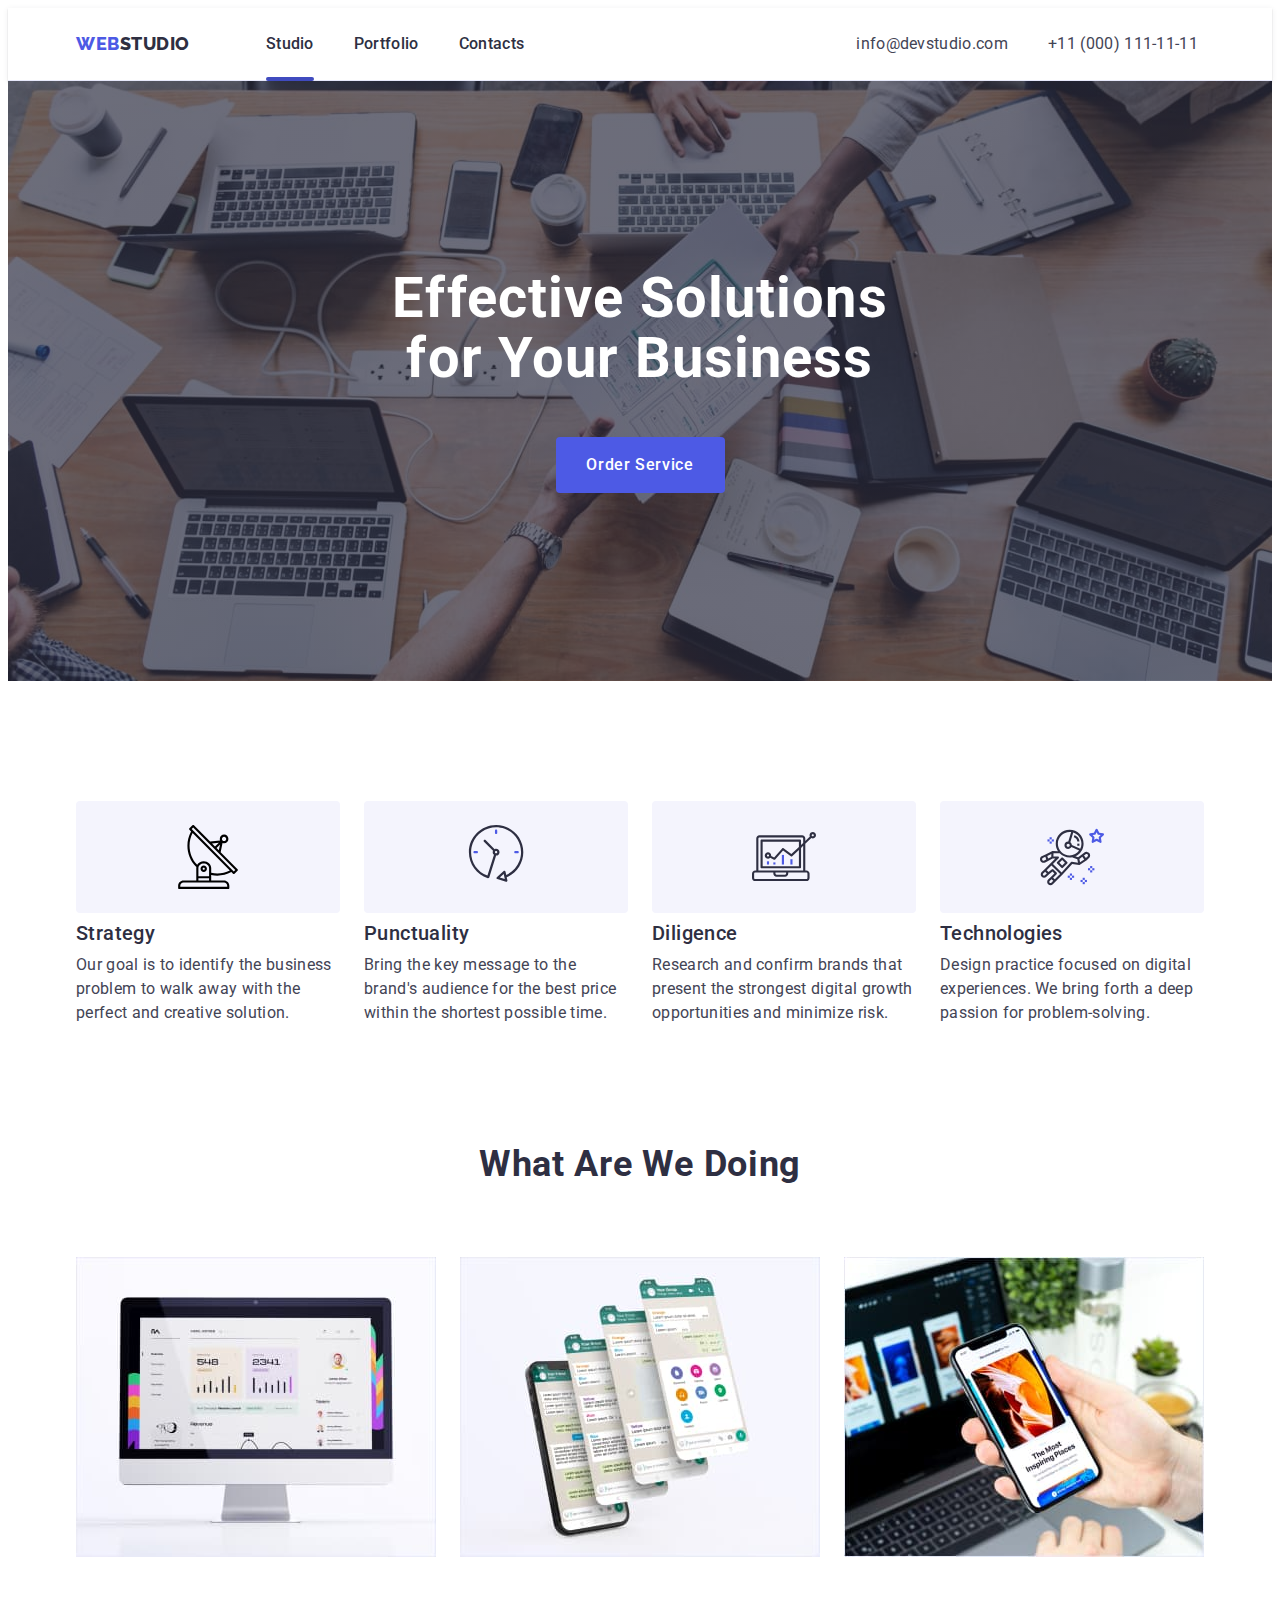
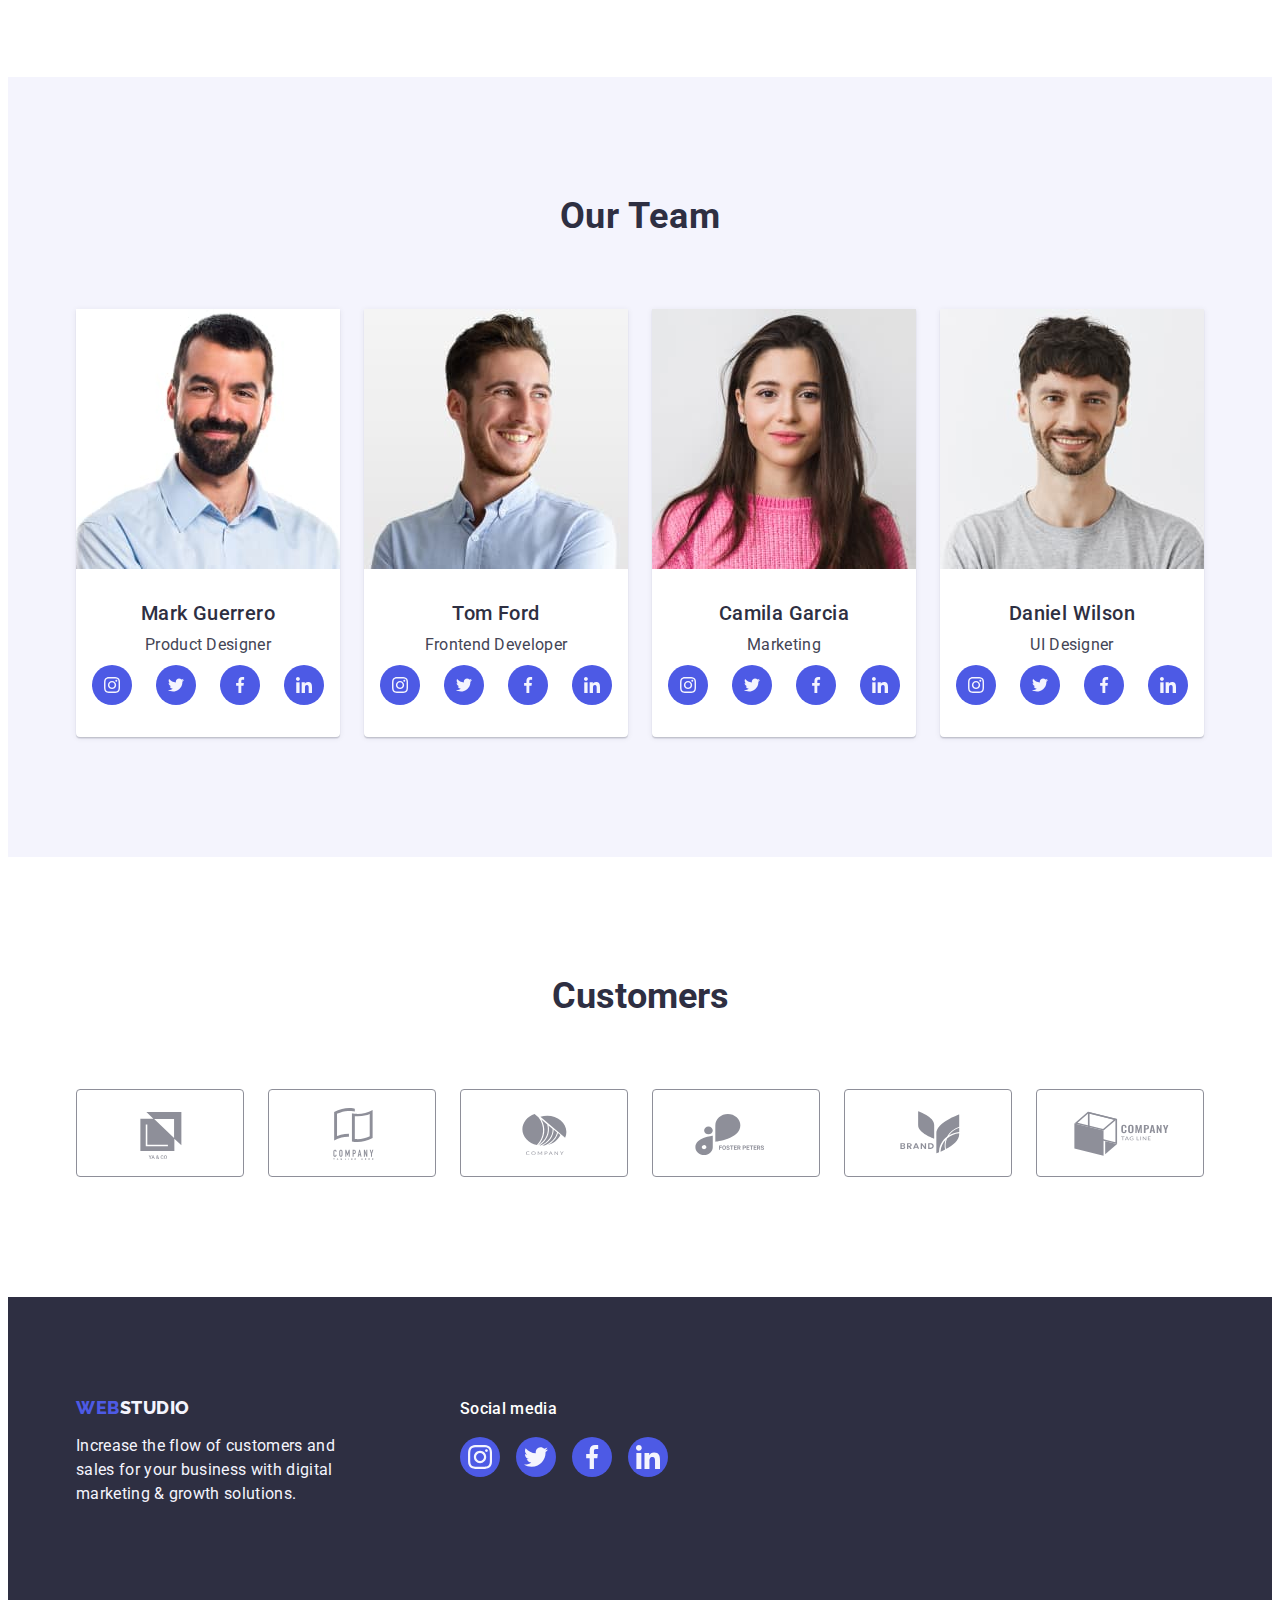
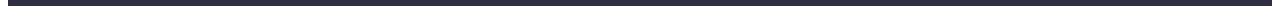
<file: index.html>
<!DOCTYPE html>
<html lang="en">

<head>
    <meta charset="UTF-8">
    <meta name="viewport" content="width=device-width, initial-scale=1.0">
    <title>Studio</title>
    <link rel="preconnect" href="https://fonts.googleapis.com">
    <link rel="preconnect" href="https://fonts.gstatic.com" crossorigin>
    <link
        href="https://fonts.googleapis.com/css2?family=Raleway:wght@800&family=Roboto:wght@400;500;700;900&display=swap"
        rel="stylesheet">
    <link rel="stylesheet" href="https://cdnjs.cloudflare.com/ajax/libs/modern-normalize/2.0.0/modern-normalize.min.css"
        integrity="sha512-4xo8blKMVCiXpTaLzQSLSw3KFOVPWhm/TRtuPVc4WG6kUgjH6J03IBuG7JZPkcWMxJ5huwaBpOpnwYElP/m6wg=="
        crossorigin="anonymous" referrerpolicy="no-referrer" />
    <link rel="stylesheet" href="./css/styles.css">
</head>

<body>

    <header class="header-section">
        <div class="div-wrap container">
            <nav class="nav-menu">
                <a href="./index.html" class="logo link">Web<span class="header-logo-studio">Studio</span></a>
                <ul class="list nav-menu-list">
                    <li><a class="nav-item nav-item-after link" href="./index.html">Studio</a></li>
                    <li><a class="nav-item link" href="./portfolio.html">Portfolio</a></li>
                    <li><a class="nav-item link" href="">Contacts</a></li>
                </ul>
            </nav>
            <address class="adress-header">
                <ul class="list adress-menu">
                    <li><a class="adress-item link" href="mailto:info@devstudio.com">info@devstudio.com</a></li>
                    <li><a class="adress-item link" href="tel:+110001111111">+11 (000) 111-11-11</a></li>
                </ul>
            </address>
        </div>
    </header>
    <main>
        <section class="hero">
            <div class="container">
                <h1 class="hero-title">Effective Solutions for Your Business</h1>
                <button data-modal-open class="hero-btn" type="button">Order Service</button>

            </div>
        </section>
        <section class="skills">
            <div class="container">
                <h2 class="visually-hidden">Skills</h2>
                <ul class="skills-list list">
                    <li class="skills-item">
                        <div class="skills-container">
                            <svg class="skills-icon" width="64" height="64">
                                <use href="./images/icons.svg#icon-antenna-1"></use>
                            </svg>
                        </div>
                        <h3 class="skills-title">Strategy</h3>
                        <p class="skills-text">Our goal is to identify the business
                            problem to walk away with the perfect and creative solution.</p>
                    </li>
                    <li class="skills-item">
                        <div class="skills-container">
                            <svg class="skills-icon" width="64" height="64">
                                <use href="./images/icons.svg#icon-clock-1"></use>
                            </svg>
                        </div>
                        <h3 class="skills-title">Punctuality</h3>
                        <p class="skills-text">Bring the key message to the brand's audience for the best price
                            within
                            the
                            shortest possible
                            time.</p>
                    </li>
                    <li class="skills-item">
                        <div class="skills-container">
                            <svg class="skills-icon" width="64" height="64">
                                <use href="./images/icons.svg#icon-diagram-1"></use>
                            </svg>
                        </div>
                        <h3 class="skills-title">Diligence</h3>
                        <p class="skills-text">Research and confirm brands that present the strongest digital growth
                            opportunities and minimize
                            risk.</p>
                    </li>
                    <li class="skills-item">
                        <div class="skills-container">
                            <svg class="skills-icon" width="64" height="64">
                                <use href="./images/icons.svg#icon-astronaut-1"></use>
                            </svg>
                        </div>
                        <h3 class="skills-title">Technologies</h3>
                        <p class="skills-text">Design practice focused on digital experiences. We bring forth a
                            deep
                            passion
                            for
                            problem-solving.</p>
                    </li>
                </ul>
            </div>
        </section>
        <section class="tallents-section">
            <div class="container">
                <h2 class="tallents">What are we doing</h2>
                <ul class="tallents-list list">
                    <li class="tallents-item"><img class="img" src="./images/img1.jpg" alt="Computer" width="360"
                            height="300"></li>
                    <li class="tallents-item"><img class="img" src="./images/img2.jpg" alt="Mobile screens" width="360"
                            height="300"></li>
                    <li class="tallents-item"><img class="img" src="./images/img3.jpg" alt="Mobile phone in hand"
                            width="360" height="300">
                    </li>
                </ul>
            </div>
        </section>
        <section class="our-team-section">
            <div class="container">
                <h2 class="our-team-title">Our Team</h2>
                <ul class="our-team-list list">
                    <li class="team-item">
                        <img class="img" src="./images/img4.jpg" alt="Mark Guerrero photo" width="264">
                        <div class="team-container">
                            <h3 class="team-title">Mark Guerrero</h3>
                            <p class="team-text">Product Designer</p>
                            <ul class="team-social-list link">
                                <li class="team-social-item">
                                    <a class="social-team-link" href="">
                                        <svg class="team-social-icon" width="16" height="16">
                                            <use href="./images/icons.svg#icon-instagram-1-f"></use>
                                        </svg>
                                    </a>
                                </li>
                                <li class="team-social-item">
                                    <a class="social-team-link" href="">
                                        <svg class="team-social-icon" width="16" height="16">
                                            <use href="./images/icons.svg#icon-twitter-1-f"></use>
                                        </svg>
                                    </a>
                                </li>
                                <li class="team-social-item">
                                    <a class="social-team-link" href="">
                                        <svg class="team-social-icon" width="16" height="16">
                                            <use href="./images/icons.svg#icon-facebook-1-f"></use>
                                        </svg>
                                    </a>
                                </li>
                                <li class="team-social-item">
                                    <a class="social-team-link" href="">
                                        <svg class="team-social-icon" width="16" height="16">
                                            <use href="./images/icons.svg#icon-linkedin-1-f"></use>
                                        </svg>
                                    </a>
                                </li>
                            </ul>
                        </div>
                    </li>
                    <li class="team-item">
                        <img class="img" src="./images/img5.jpg" alt="Tom Ford photo" width="264">
                        <div class="team-container">
                            <h3 class="team-title">Tom Ford</h3>
                            <p class="team-text">Frontend Developer</p>
                            <ul class="team-social-list link">
                                <li class="team-social-item">
                                    <a class="social-team-link" href="">
                                        <svg class="team-social-icon" width="16" height="16">
                                            <use href="./images/icons.svg#icon-instagram-1-f"></use>
                                        </svg>
                                    </a>
                                </li>
                                <li class="team-social-item">
                                    <a class="social-team-link" href="">
                                        <svg class="team-social-icon" width="16" height="16">
                                            <use href="./images/icons.svg#icon-twitter-1-f"></use>
                                        </svg>
                                    </a>
                                </li>
                                <li class="team-social-item">
                                    <a class="social-team-link" href="">
                                        <svg class="team-social-icon" width="16" height="16">
                                            <use href="./images/icons.svg#icon-facebook-1-f"></use>
                                        </svg>
                                    </a>
                                </li>
                                <li class="team-social-item">
                                    <a class="social-team-link" href="">
                                        <svg class="team-social-icon" width="16" height="16">
                                            <use href="./images/icons.svg#icon-linkedin-1-f"></use>
                                        </svg>
                                    </a>
                                </li>
                            </ul>
                        </div>
                    </li>
                    <li class="team-item">
                        <img class="img" src="./images/img6.jpg" alt="Camilla Garcia photo" width="264">
                        <div class="team-container">
                            <h3 class="team-title">Camila Garcia</h3>
                            <p class="team-text">Marketing</p>
                            <ul class="team-social-list link">
                                <li class="team-social-item">
                                    <a class="social-team-link" href="">
                                        <svg class="team-social-icon" width="16" height="16">
                                            <use href="./images/icons.svg#icon-instagram-1-f"></use>
                                        </svg>
                                    </a>
                                </li>
                                <li class="team-social-item">
                                    <a class="social-team-link" href="">
                                        <svg class="team-social-icon" width="16" height="16">
                                            <use href="./images/icons.svg#icon-twitter-1-f"></use>
                                        </svg>
                                    </a>
                                </li>
                                <li class="team-social-item">
                                    <a class="social-team-link" href="">
                                        <svg class="team-social-icon" width="16" height="16">
                                            <use href="./images/icons.svg#icon-facebook-1-f"></use>
                                        </svg>
                                    </a>
                                </li>
                                <li class="team-social-item">
                                    <a class="social-team-link" href="">
                                        <svg class="team-social-icon" width="16" height="16">
                                            <use href="./images/icons.svg#icon-linkedin-1-f"></use>
                                        </svg>
                                    </a>
                                </li>
                            </ul>
                        </div>
                    </li>
                    <li class="team-item">
                        <img class="img" src="./images/img7.jpg" alt="Daniel Wilson photo" width="264">
                        <div class="team-container">
                            <h3 class="team-title">Daniel Wilson</h3>
                            <p class="team-text">UI Designer</p>
                            <ul class="team-social-list link">
                                <li class="team-social-item">
                                    <a class="social-team-link" href="">
                                        <svg class="team-social-icon" width="16" height="16">
                                            <use href="./images/icons.svg#icon-instagram-1-f"></use>
                                        </svg>
                                    </a>
                                </li>
                                <li class="team-social-item">
                                    <a class="social-team-link" href="">
                                        <svg class="team-social-icon" width="16" height="16">
                                            <use href="./images/icons.svg#icon-twitter-1-f"></use>
                                        </svg>
                                    </a>
                                </li>
                                <li class="team-social-item">
                                    <a class="social-team-link" href="">
                                        <svg class="team-social-icon" width="16" height="16">
                                            <use href="./images/icons.svg#icon-facebook-1-f"></use>
                                        </svg>
                                    </a>
                                </li>
                                <li class="team-social-item">
                                    <a class="social-team-link" href="">
                                        <svg class="team-social-icon" width="16" height="16">
                                            <use href="./images/icons.svg#icon-linkedin-1-f"></use>
                                        </svg>
                                    </a>
                                </li>
                            </ul>
                        </div>
                    </li>
                </ul>
            </div>
        </section>
        <section class="customers-section">
            <div class="container">
                <h2 class="customers-title">Customers</h2>
                <ul class="cutomers-list list">
                    <li class="customers-item">
                        <a class="customers-link" href="">
                            <svg class="customers-icon" width="104" height="56">
                                <use href="./images/icons.svg#icon-Logo">
                                </use>
                            </svg>
                        </a>
                    </li>
                    <li class="customers-item">
                        <a class="customers-link" href="">
                            <svg class="customers-icon" width="104" height="56">
                                <use href="./images/icons.svg#icon-Logo-1">
                                </use>
                            </svg>
                        </a>
                    </li>
                    <li class="customers-item">
                        <a class="customers-link" href="">
                            <svg class="customers-icon" width="104" height="56">
                                <use href="./images/icons.svg#icon-Logo-2">
                                </use>
                            </svg>
                        </a>
                    </li>
                    <li class="customers-item">
                        <a class="customers-link" href="">
                            <svg class="customers-icon" width="104" height="56">
                                <use href="./images/icons.svg#icon-Logo-3">
                                </use>
                            </svg>
                        </a>
                    </li>
                    <li class="customers-item">
                        <a class="customers-link" href="">
                            <svg class="customers-icon" width="104" height="56">
                                <use href="./images/icons.svg#icon-Logo-4">
                                </use>
                            </svg>
                        </a>
                    </li>
                    <li class="customers-item">
                        <a class="customers-link" href="">
                            <svg class="customers-icon" width="104" height="56">
                                <use href="./images/icons.svg#icon-Logo-5">
                                </use>
                            </svg>
                        </a>
                    </li>
                </ul>
            </div>
        </section>
    </main>
    <footer class="footer-section">
        <div class="footer-container container">
            <div class="logo-container">
                <a href="./index.html" class="logo-footer link">Web<span class="footer-logo">Studio</span></a>
                <p class="footer-text">Increase the flow of customers and sales for your business with digital
                    marketing
                    &
                    growth solutions.</p>
            </div>
            <div class="social-media-container">
                <p class="sm-text">Social media</p>
                <ul class="social-media-list list">
                    <li class="social-media-item">
                        <a class="footer-social-link" href="">
                            <svg class="sm-icon" width="24" height="24">
                                <use href="./images/icons.svg#icon-instagram-1-f">
                                </use>
                            </svg>
                        </a>
                    </li>
                    <li class="social-media-item">
                        <a class="footer-social-link" href="">
                            <svg class="sm-icon" width="24" height="24">
                                <use href="./images/icons.svg#icon-twitter-1-f">
                                </use>
                            </svg>
                        </a>
                    </li>
                    <li class="social-media-item">
                        <a class="footer-social-link" href="">
                            <svg class="sm-icon" width="24" height="24">
                                <use href="./images/icons.svg#icon-facebook-1-f">
                                </use>
                            </svg>
                        </a>
                    </li>
                    <li class="social-media-item">
                        <a class="footer-social-link" href="">
                            <svg class="sm-icon" width="24" height="24">
                                <use href="./images/icons.svg#icon-linkedin-1-f">
                                </use>
                            </svg>
                        </a>
                    </li>
                </ul>
            </div>
        </div>
    </footer>
    <div class="modal-container is-hidden" data-modal="">
        <div class="modal-content">
            <button class="modal-btn" type="button" data-modal-close>
                <svg class="btn-icon" width="8" height="8">
                    <use href="./images/icons.svg#icon-close"></use>
                </svg>
            </button>
        </div>
    </div>
    <script src="./js/modal.js"></script>
</body>

</html>
</file>
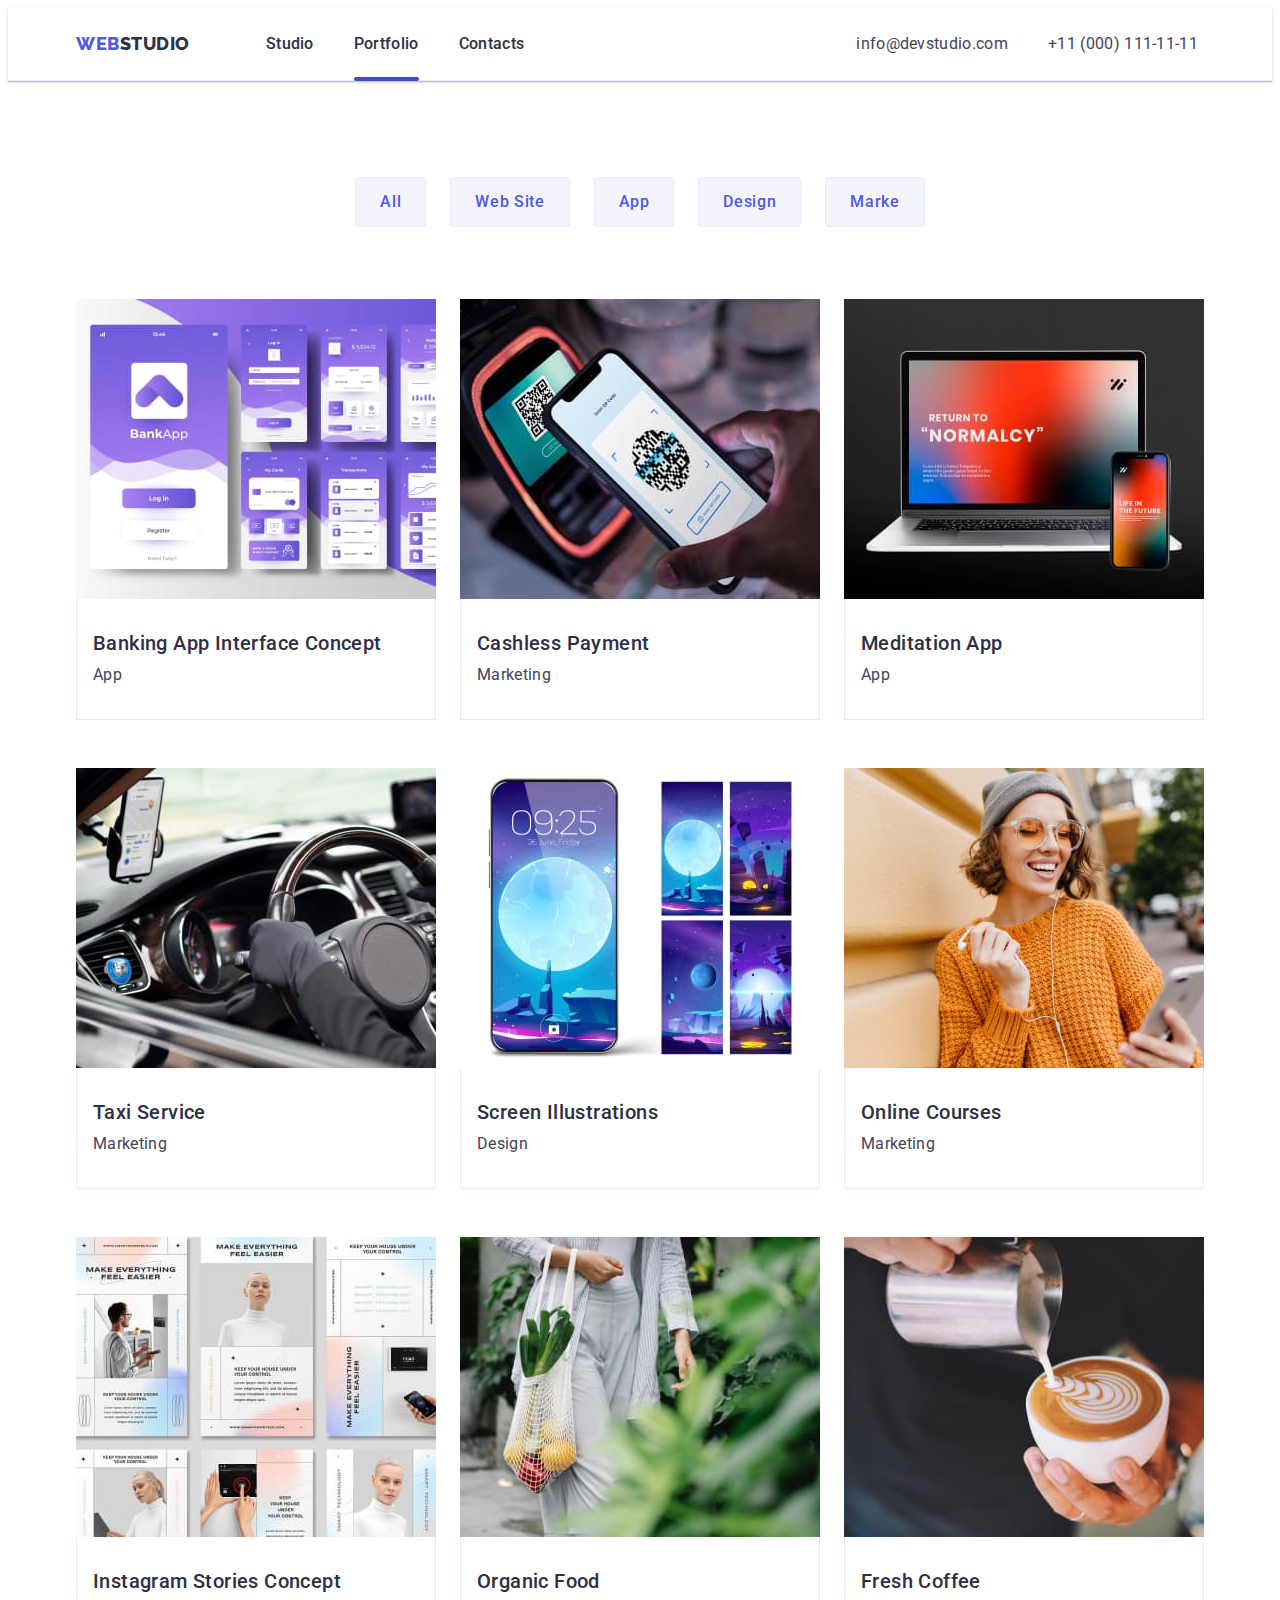
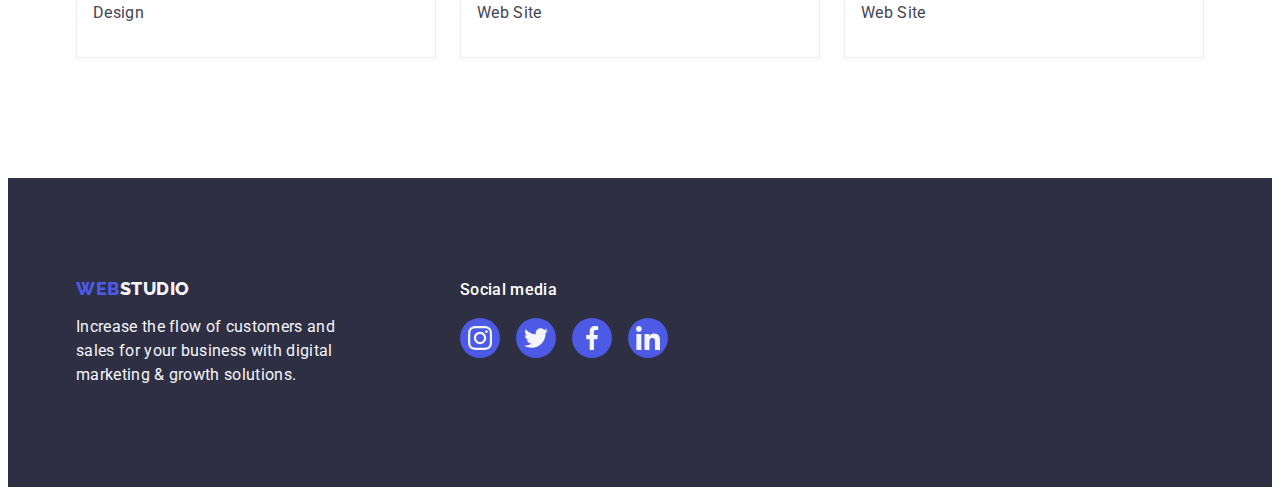
<file: portfolio.html>
<!DOCTYPE html>
<html lang="en">

<head>
    <meta charset="UTF-8">
    <meta name="viewport" content="width=device-width, initial-scale=1.0">
    <title>Portfolio</title>
    <link rel="preconnect" href="https://fonts.googleapis.com">
    <link rel="preconnect" href="https://fonts.gstatic.com" crossorigin>
    <link
        href="https://fonts.googleapis.com/css2?family=Raleway:wght@800&family=Roboto:wght@400;500;700;900&display=swap"
        rel="stylesheet">
    <link rel="stylesheet" href="https://cdnjs.cloudflare.com/ajax/libs/modern-normalize/2.0.0/modern-normalize.min.css"
        integrity="sha512-4xo8blKMVCiXpTaLzQSLSw3KFOVPWhm/TRtuPVc4WG6kUgjH6J03IBuG7JZPkcWMxJ5huwaBpOpnwYElP/m6wg=="
        crossorigin="anonymous" referrerpolicy="no-referrer" />
    <link rel="stylesheet" href="./css/styles.css">
</head>

<body>
    <header class="header-section">
        <div class="div-wrap container">
            <nav class="nav-menu">
                <a href="./index.html" class="logo link">Web<span class="header-logo-studio">Studio</span></a>
                <ul class="list nav-menu-list">
                    <li><a class="nav-item link" href="./index.html">Studio</a></li>
                    <li><a class="nav-item nav-item-after link" href="./portfolio.html">Portfolio</a></li>
                    <li><a class="nav-item link" href="">Contacts</a></li>
                </ul>
            </nav>
            <address class="adress-header">
                <ul class="list adress-menu">
                    <li><a class="adress-item link" href="mailto:info@devstudio.com">info@devstudio.com</a></li>
                    <li><a class="adress-item link" href="tel:+110001111111">+11 (000) 111-11-11</a></li>
                </ul>
            </address>
        </div>
    </header>
    <main>
        <section class="buttons">
            <div class="container">
                <h1 class="visually-hidden">BTN</h1>
                <ul class="btn-list list">
                    <li><button class="menu-btn" type="button">All</button>
                    </li>
                    <li><button class="menu-btn" type="button">Web Site</button>
                    </li>
                    <li><button class="menu-btn" type="button">App</button>
                    </li>
                    <li><button class="menu-btn" type="button">Design</button>
                    </li>
                    <li><button class="menu-btn" type="button">Marke</button>
                    </li>
                </ul>
                <ul class="service-list list">
                    <li class="service-list-itm">
                        <a class="service-link link" href="">
                            <div class="service-img">
                                <img class="img" src="./images/p1.jpg" alt="Banking App screen" width="360"
                                    height="300">
                                <p class="service-img-text">14 Stylish and User-Friendly App Design Concepts · Task
                                    Manager App · Calorie Tracker App · Exotic Fruit Ecommerce App ·
                                    Cloud Storage App</p>
                            </div>
                            <div class="service-item">
                                <h2 class="service-title">Banking App Interface Concept</h2>
                                <p class="service-text">App</p>
                            </div>
                        </a>
                    </li>
                    <li class="service-list-itm">
                        <a class="service-link link" href="">
                            <div class="service-img">
                                <img class="img" src="./images/p2.jpg" alt="Payment with telefon" width="360"
                                    height="300">
                                <p class="service-img-text">14 Stylish and User-Friendly App Design Concepts · Task
                                    Manager App · Calorie Tracker App · Exotic Fruit Ecommerce App ·
                                    Cloud Storage App</p>
                            </div>
                            <div class="service-item">
                                <h2 class="service-title">Cashless Payment</h2>
                                <p class="service-text">Marketing</p>
                            </div>
                        </a>
                    </li>
                    <li class="service-list-itm">
                        <a class="service-link link" href="">
                            <div class="service-img">
                                <img class="img" src="./images/p3.jpg" alt="Laptop and telephone screens" width="360"
                                    height="300">
                                <p class="service-img-text">14 Stylish and User-Friendly App Design Concepts · Task
                                    Manager App · Calorie Tracker App · Exotic Fruit Ecommerce App ·
                                    Cloud Storage App</p>
                            </div>
                            <div class="service-item">
                                <h2 class="service-title">Meditation App</h2>
                                <p class="service-text">App</p>
                            </div>
                        </a>
                    </li>
                    <li class="service-list-itm">
                        <a class="service-link link" href="">
                            <div class="service-img">
                                <img class="img" src="./images/p4.jpg" alt="Driver in car" width="360" height="300">
                                <p class="service-img-text">14 Stylish and User-Friendly App Design Concepts · Task
                                    Manager App · Calorie Tracker App · Exotic Fruit Ecommerce App ·
                                    Cloud Storage App</p>
                            </div>
                            <div class="service-item">
                                <h2 class="service-title">Taxi Service</h2>
                                <p class="service-text">Marketing</p>
                            </div>
                        </a>
                    </li>
                    <li class="service-list-itm">
                        <a class="service-link link" href="">
                            <div class="service-img">
                                <img class="img" src="./images/p5.jpg" alt="Phone wallpaper" width="360" height="300">
                                <p class="service-img-text">14 Stylish and User-Friendly App Design Concepts · Task
                                    Manager App · Calorie Tracker App · Exotic Fruit Ecommerce App ·
                                    Cloud Storage App</p>
                            </div>
                            <div class="service-item">
                                <h2 class="service-title">Screen Illustrations</h2>
                                <p class="service-text">Design</p>
                            </div>
                        </a>
                    </li>
                    <li class="service-list-itm">
                        <a class="service-link link" href="">
                            <div class="service-img">
                                <img class="img" src="./images/p6.jpg" alt="Girl looking at tablet" width="360"
                                    height="300">
                                <p class="service-img-text">14 Stylish and User-Friendly App Design Concepts · Task
                                    Manager App · Calorie Tracker App · Exotic Fruit Ecommerce App ·
                                    Cloud Storage App</p>
                            </div>
                            <div class="service-item">
                                <h2 class="service-title">Online Courses</h2>
                                <p class="service-text">Marketing</p>
                            </div>
                        </a>
                    </li>
                    <li class="service-list-itm">
                        <a class="service-link link" href="">
                            <div class="service-img">
                                <img class="img" src="./images/p7.jpg" alt="Instagram Stories" width="360" height="300">
                                <p class="service-img-text">14 Stylish and User-Friendly App Design Concepts · Task
                                    Manager App · Calorie Tracker App · Exotic Fruit Ecommerce App ·
                                    Cloud Storage App</p>
                            </div>
                            <div class="service-item">
                                <h2 class="service-title">Instagram Stories Concept</h2>
                                <p class="service-text">Design</p>
                            </div>
                        </a>
                    </li>
                    <li class="service-list-itm">
                        <a class="service-link link" href="">
                            <div class="service-img">
                                <img class="img" src="./images/p8.jpg" alt="Organic Food" width="360" height="300">
                                <p class="service-img-text">14 Stylish and User-Friendly App Design Concepts · Task
                                    Manager App · Calorie Tracker App · Exotic Fruit Ecommerce App ·
                                    Cloud Storage App</p>
                            </div>
                            <div class="service-item">
                                <h2 class="service-title">Organic Food</h2>
                                <p class="service-text">Web Site</p>
                            </div>
                        </a>
                    </li>
                    <li class="service-list-itm">
                        <a class="service-link link" href="">
                            <div class="service-img">
                                <img class="img" src="./images/p9.jpg" alt="Coffee" width="360" height="300">
                                <p class="service-img-text">14 Stylish and User-Friendly App Design Concepts · Task
                                    Manager App · Calorie Tracker App · Exotic Fruit Ecommerce App ·
                                    Cloud Storage App</p>
                            </div>
                            <div class="service-item">
                                <h2 class="service-title">Fresh Coffee</h2>
                                <p class="service-text">Web Site</p>
                            </div>
                        </a>
                    </li>
                </ul>
            </div>
        </section>
    </main>
    <footer class="footer-section">
        <div class="footer-container container">
            <div class="logo-container">
                <a href="./index.html" class="logo-footer link">Web<span class="footer-logo">Studio</span></a>
                <p class="footer-text">Increase the flow of customers and sales for your business with digital
                    marketing
                    &
                    growth solutions.</p>
            </div>
            <div class="social-media-container">
                <p class="sm-text">Social media</p>
                <ul class="social-media-list list">
                    <li class="social-media-item">
                        <a class="footer-social-link" href="">
                            <svg class="sm-icon" width="24" height="24">
                                <use href="./images/icons.svg#icon-instagram-1-f">
                                </use>
                            </svg>
                        </a>
                    </li>
                    <li class="social-media-item">
                        <a class="footer-social-link" href="">
                            <svg class="sm-icon" width="24" height="24">
                                <use href="./images/icons.svg#icon-twitter-1-f">
                                </use>
                            </svg>
                        </a>
                    </li>
                    <li class="social-media-item">
                        <a class="footer-social-link" href="">
                            <svg class="sm-icon" width="24" height="24">
                                <use href="./images/icons.svg#icon-facebook-1-f">
                                </use>
                            </svg>
                        </a>
                    </li>
                    <li class="social-media-item">
                        <a class="footer-social-link" href="">
                            <svg class="sm-icon" width="24" height="24">
                                <use href="./images/icons.svg#icon-linkedin-1-f">
                                </use>
                            </svg>
                        </a>
                    </li>
                </ul>
            </div>
        </div>
    </footer>
    <!-- <footer class="footer-section">
        <div class="container">
            <a href="./index.html" class="logo-footer link">Web<span class="footer-logo">Studio</span></a>
            <p class="footer-text">Increase the flow of customers and sales for your business with digital marketing &
                growth solutions.</p>
        </div>
    </footer> -->
</body>

</html>
</file>
<file: css/styles.css>
body {
    font-family: 'Roboto', sans-serif;
    color: #434455;
    background-color: #ffffff;
}
:root {
    --navyblue: #2e2f42;
    --cloud: #f4f4fd;
    --iris: #4d5ae5;
    --slate: #434455;
    --white: #fff;
    --ocean: #404bbf;
}
.link {
    text-decoration: none;
    list-style-type: none;
}
*,
*::before,
*::after {
    box-sizing: border-box;
}
p,
h1,
h2,
h3,
h4,
h5,
h6 {
    margin-top: 0;
    margin-bottom: 0;
}
ul,
ol {
    padding-left: 0;
    margin-top: 0;
    margin-bottom: 0;
}
.header-section {
    border-bottom: 1px solid #e7e9fc;
    box-shadow: 0px 2px 1px rgba(46, 47, 66, 0.08),
        0px 1px 1px rgba(46, 47, 66, 0.16), 0px 1px 6px rgba(46, 47, 66, 0.08);
}

.logo {
    color: var(--iris, #4d5ae5);
    font-family: Raleway, sans-serif;
    font-size: 18px;
    font-style: normal;
    font-weight: 800;
    line-height: 1.17;
    letter-spacing: 0.54px;
    text-transform: uppercase;
    text-decoration: none;
    display: inline-block;
    margin-right: 76px;
}
.logo-footer {
    color: var(--iris, #4d5ae5);
    font-family: Raleway, sans-serif;
    font-size: 18px;
    font-style: normal;
    font-weight: 800;
    line-height: 1.17;
    letter-spacing: 0.54px;
    text-transform: uppercase;
    text-decoration: none;
    display: inline-block;
    margin-right: 76px;
    margin-bottom: 16px;
}
.header-logo-studio {
    color: var(--navyblue, #2e2f42);
    font-family: Raleway;
    font-size: 18px;
    font-style: normal;
    font-weight: 800;
    line-height: 21px; /* 116.667% */
    letter-spacing: 0.54px;
    text-transform: uppercase;
    text-decoration: none;
}
.footer-logo {
    color: var(--cloud, #f4f4fd);
    font-family: Raleway;
    font-size: 18px;
    font-style: normal;
    font-weight: 800;
    line-height: 21px; /* 116.667% */
    letter-spacing: 0.54px;
    text-transform: uppercase;
    text-decoration: none;
}

.list {
    list-style: none;
}
.nav-menu {
    display: flex;
    align-items: center;
}
.nav-menu-list {
    display: flex;
    gap: 40px;
}

.nav-item {
    color: var(--navyblue, #2e2f42);
    font-family: Roboto;
    font-size: 16px;
    font-style: normal;
    font-weight: 500;
    line-height: 1.5em;
    letter-spacing: 0.02em;
    position: relative;
    transition: color 250ms cubic-bezier(0.4, 0, 0.2, 1);
    padding: 24px 0;
    display: inline-block;
}

.nav-item-after::after {
    content: '';
    position: absolute;
    left: 0;
    bottom: -1px;
    height: 4px;
    background-color: #404bbf;
    border-radius: 2px;
    transition: color 250ms cubic-bezier(0.4, 0, 0.2, 1);
    width: 100%;
}

.nav-item:hover,
.nav-item:focus {
    color: var(--ocean, #404bbf);
    font-family: Roboto;
    font-size: 16px;
    font-style: normal;
    font-weight: 500;
    line-height: 1.5em;
    letter-spacing: 0.02em;
}

.adress-header {
    transition: 250ms cubic-bezier(0.4, 0, 0.2, 1);
    font-style: normal;
    margin-left: 332px;
}
.adress-menu {
    display: flex;
    gap: 40px;
}

.adress-item {
    transition: color 250ms cubic-bezier(0.4, 0, 0.2, 1);
    color: var(--slate, #434455);
    font-size: 16px;
    font-style: normal;
    font-weight: 400;
    line-height: 1.5em;
    letter-spacing: 0.02em;
}
.adress-item:hover,
.adress-item:focus {
    color: var(--ocean, #404bbf);
    font-family: Roboto;
    font-size: 16px;
    font-style: normal;
    line-height: 1.5em;
    letter-spacing: 0.02em;
}
.container {
    width: 1158px;
    padding-left: 15px;
    padding-right: 15px;
    margin: 0 auto;
}
.div-wrap {
    display: flex;
    align-items: center;
}

.hero {
    background-image: linear-gradient(
            rgba(46, 47, 66, 0.7),
            rgba(46, 47, 66, 0.7)
        ),
        url(../images/img-name.jpg);
    padding: 188px 0;
    max-width: 1440px;
    background-repeat: no-repeat;
    background-position: center;
    background-size: cover;
    margin-left: auto;
    margin-right: auto;
}
.hero-title {
    color: #fff;
    font-size: 56px;
    font-style: normal;
    font-weight: 700;
    line-height: 1.07em;
    letter-spacing: 0.02em;
    max-width: 496px;
    text-align: center;
    margin: 0 auto;
    padding-bottom: 48px;
}
.hero-btn {
    background: var(--iris, #4d5ae5);
    color: var(--white, #fff);
    font-family: 'Roboto', sans-serif;
    font-size: 16px;
    font-style: normal;
    font-weight: 500;
    line-height: 1.5em;
    letter-spacing: 0.04em;
    cursor: pointer;
    display: block;
    min-width: 169px;
    height: 56px;
    border: none;
    border-radius: 4px;
    margin: 0 auto;
    transition: background-color 250ms cubic-bezier(0.4, 0, 0.2, 1);
}

.hero-btn:hover,
.hero-btn:focus {
    background: var(--ocean, #404bbf);
    color: var(--white, #fff);
    font-family: Roboto;
    font-size: 16px;
    font-style: normal;
    font-weight: 500;
    line-height: 24px; /* 150% */
    letter-spacing: 0.64px;
}
.visually-hidden {
    position: absolute;
    width: 1px;
    height: 1px;
    margin: -1px;
    border: 0;
    padding: 0;
    white-space: nowrap;
    clip-path: inset(100%);
    clip: rect(0 0 0 0);
    overflow: hidden;
}

.skills {
    padding: 120px 0;
}
.skills-list {
    display: flex;
    gap: 24px;
}
.skills-item {
    width: calc((100% - 72px) / 4);
}
.skills-icon {
    width: 64px;
    height: 64px;
}
.skills-container {
    display: flex;
    align-items: center;
    justify-content: center;
    height: 112px;
    background-color: #f4f4fd;
    border-radius: 4px;
    margin-bottom: 8px;
}
.skills-title {
    color: var(--navyblue, #2e2f42);
    font-size: 20px;
    font-style: normal;
    font-weight: 500;
    line-height: 24px; /* 120% */
    letter-spacing: 0.4px;
    margin-bottom: 8px;
}
.skills-text {
    color: var(--slate, #434455);
    font-size: 16px;
    font-style: normal;
    font-weight: 400;
    line-height: 24px;
    letter-spacing: 0.32px;
}

.tallents-section {
    padding-bottom: 120px;
}
.tallents {
    color: var(--navyblue, #2e2f42);
    text-align: center;
    font-size: 36px;
    font-style: normal;
    font-weight: 700;
    line-height: 1.11em;
    letter-spacing: 0.72px;
    text-transform: capitalize;
    margin-bottom: 72px;
}
.tallents-list {
    display: flex;
    gap: 24px;
}
.tallents-item {
    width: calc((100% - 48px) / 3);
}
.our-team-section {
    padding-top: 120px;
    padding-bottom: 120px;
    background: var(--cloud, #f4f4fd);
}
.team-item {
    background-color: #ffffff;
    width: ((100% - 72px) / 4);
    border-radius: 0px 0px 4px 4px;
    box-shadow: 0px 1px 6px rgba(46, 47, 66, 0.08),
        0px 1px 1px rgba(46, 47, 66, 0.16), 0px 2px 1px rgba(46, 47, 66, 0.08);
    transition: background-color 250ms cubic-bezier(0.4, 0, 0.2, 1);
}
.our-team {
    background-color: #f4f4fd;
}
.our-team-title {
    color: var(--navyblue, #2e2f42);
    text-align: center;
    font-size: 36px;
    font-style: normal;
    font-weight: 700;
    line-height: 1.11em;
    letter-spacing: 0.72px;
    text-transform: capitalize;
    margin-bottom: 72px;
}
.our-team-list {
    display: flex;
    gap: 24px;
}

.team-container {
    padding: 32px 0;
}
.team-title {
    color: var(--navyblue, #2e2f42);
    font-size: 20px;
    font-style: normal;
    font-weight: 500;
    line-height: 1.2em;
    letter-spacing: 0.4px;
    text-align: center;
    margin-bottom: 8px;
}
.team-text {
    color: var(--slate, #434455);
    font-size: 16px;
    font-style: normal;
    font-weight: 400;
    line-height: 1.5em;
    letter-spacing: 0.32px;
    text-align: center;
    margin-bottom: 8px;
}
.team-social-list {
    display: flex;
    justify-content: center;
    gap: 24px;
}
.team-social-item {
    width: 40px;
    height: 40px;
}
.social-team-link {
    width: 100%;
    height: 100%;
    background-color: #4d5ae5;
    border-radius: 50%;
    display: flex;
    align-items: center;
    justify-content: center;
    transition: background-color 250ms cubic-bezier(0.4, 0, 0.2, 1);
}
.social-team-link:hover,
.social-team-link:focus {
    background-color: #404bbf;
}
.team-social-icon {
    width: 16xp;
    height: 16px;
    fill: #f4f4fd;
}

.footer-section {
    background: var(--navyblue, #2e2f42);
    padding: 100px 0;
}
.footer-text {
    color: var(--cloud, #f4f4fd);
    font-size: 16px;
    font-style: normal;
    font-weight: 400;
    line-height: 1.5em;
    letter-spacing: 0.32px;
    max-width: 264px;
}

.buttons {
    padding-top: 96px;
    padding-bottom: 120px;
}
.btn-list {
    display: flex;
    justify-content: center;
    gap: 24px;
    margin-bottom: 72px;
}

.menu-btn {
    color: var(--iris, #4d5ae5);
    background-color: #f4f4fd;
    font-family: 'Roboto', sans-serif;
    font-size: 16px;
    font-style: normal;
    font-weight: 500;
    line-height: 1.5em;
    letter-spacing: 0.64px;
    border-radius: 4px;
    border: 1px solid #e7e9fc;
    padding: 12px 24px;
    transition: color 250ms cubic-bezier(0.4, 0, 0.2, 1),
        background-color 250ms cubic-bezier(0.4, 0, 0.2, 1),
        border-color 250ms cubic-bezier(0.4, 0, 0.2, 1),
        box-shadow 250ms cubic-bezier(0.4, 0, 0.2, 1);
}
.menu-btn:hover,
.menu-btn:focus {
    color: #ffffff;
    background-color: #404bbf;
    cursor: pointer;
    border: 1px solid transparent;
    box-shadow: 0px 3px 1px rgba(0, 0, 0, 0.1), 0px 2px 1px rgba(0, 0, 0, 0.08),
        0px 2px 2px rgba(0, 0, 0, 0.12);
}
.service-list {
    display: flex;
    flex-wrap: wrap;
    column-gap: 24px;
    row-gap: 48px;
}

.service-list-itm {
    transition: box-shadow 250ms cubic-bezier(0.4, 0, 0.2, 1);
}
.service-link {
    display: block;
    transition: box-shadow 250ms cubic-bezier(0.4, 0, 0.2, 1);
}
.service-link:hover,
.service-link:focus {
    box-shadow: 0px 1px 6px rgba(46, 47, 66, 0.08),
        0px 1px 1px rgba(46, 47, 66, 0.16), 0px 2px 1px rgba(46, 47, 66, 0.08);
}
.service-link:hover .service-img-text,
.service-link:focus .service-img-text {
    transform: translateY(0%);
}

.service-img {
    position: relative;
    overflow: hidden;
}
.service-img-text {
    position: absolute;
    top: 0;
    font-size: 16px;
    line-height: 1.5;
    letter-spacing: 0.02em;
    color: var(--cloud);
    padding: 40px 32px;
    background-color: #4d5ae5;
    height: 100%;
    width: 100%;
    transform: translateY(100%);
    transition: transform 250ms cubic-bezier(0.4, 0, 0.2, 1);
}
.service-item {
    padding: 32px 16px;
    border: 1px solid #e7e9fc;
    border-top: none;
}
.service-title {
    color: var(--navyblue, #2e2f42);
    font-family: Roboto;
    font-size: 20px;
    font-style: normal;
    font-weight: 500;
    line-height: 1.2em;
    letter-spacing: 0.02em;
    margin-bottom: 8px;
}
.service-text {
    color: var(--slate, #434455);
    font-family: Roboto;
    font-size: 16px;
    font-style: normal;
    font-weight: 400;
    line-height: 1.5em;
    letter-spacing: 0.02em;
}
.img {
    display: block;
}

.customers-section {
    padding: 120px 0;
}
.customers-title {
    font-size: 36px;
    line-height: 1.11;
    color: #2e2f42;
    margin-bottom: 72px;
    text-align: center;
}
.cutomers-list {
    display: flex;
    gap: 24px;
}

.customers-item {
    width: calc((100% - 120px) / 6);
    height: 88px;
}

.customers-link {
    width: 100%;
    height: 100%;
    border: 1px solid #8e8f99;
    border-radius: 4px;
    display: flex;
    align-items: center;
    justify-content: center;
    color: #8e8f99;
    transition: border-color 250ms cubic-bezier(0.4, 0, 0.2, 1),
        color 250ms cubic-bezier(0.4, 0, 0.2, 1);
}
.customers-link:hover,
.customers-link:focus {
    border-color: #404bbf;
    color: #404bbf;
}
.customers-icon {
    width: 104px;
    height: 56px;
    fill: currentColor;
}
.footer-container {
    display: flex;
    align-items: baseline;
}
.logo-container {
    margin-right: 120px;
}

.sm-text {
    font-weight: 500;
    font-size: 16px;
    line-height: 1.5;
    letter-spacing: 0.02em;
    color: #ffffff;
    margin-bottom: 16px;
}

.social-media-list {
    display: flex;
    gap: 16px;
}
.social-media-item {
    width: 40px;
    height: 40px;
}

.footer-social-link {
    width: 100%;
    height: 100%;
    background-color: var(--iris);
    border-radius: 50%;
    display: flex;
    align-items: center;
    justify-content: center;
    transition: background-color 250ms cubic-bezier(0.4, 0, 0.2, 1);
}
.footer-social-link:hover,
.footer-social-link:focus {
    background-color: #31d0aa;
}
.sm-icon {
    width: 24px;
    height: 24px;
    fill: var(--cloud, #f4f4fd);
}
.modal-container {
    position: fixed;
    top: 0;
    left: 0;
    width: 100%;
    height: 100%;
    background-color: rgba(46, 47, 66, 0.4);
    transition: opacity 250ms cubic-bezier(0.4, 0, 0.2, 1),
        visibility 250ms cubic-bezier(0.4, 0, 0.2, 1);
}
.is-hidden {
    opacity: 0;
    visibility: hidden;
    pointer-events: none;
}
.modal-content {
    position: absolute;
    top: 50%;
    left: 50%;
    transform: translate(-50%, -50%) scale(1);
    width: 408px;
    min-height: 584px;
    background: #fcfcfc;
    box-shadow: 0px 1px 1px rgba(0, 0, 0, 0.14), 0px 1px 3px rgba(0, 0, 0, 0.12),
        0px 2px 1px rgba(0, 0, 0, 0.2);
    border-radius: 4px;
    transition: transform 250ms cubic-bezier(0.4, 0, 0.2, 1);
}
.modal-btn {
    position: absolute;
    top: 24px;
    right: 24px;
    width: 24px;
    height: 24px;
    border-radius: 50%;
    display: flex;
    align-items: center;
    justify-content: center;
    background-color: #e7e9fc;
    border: 1px solid rgba(0, 0, 0, 0.1);
    padding: 0;
    cursor: pointer;
    transition: background-color 250ms cubic-bezier(0.4, 0, 0.2, 1),
        border 250ms cubic-bezier(0.4, 0, 0.2, 1);
}
.modal-btn:hover,
.modal-btn:focus {
    background-color: #404bbf;
    border: none;
}
.modal-btn:hover .btn-icon,
.modal-btn:focus .btn-icon {
    fill: var(--white);
}
.btn-icon {
    transition: fill;
    transition: fill 250ms cubic-bezier(0.4, 0, 0.2, 1);
}
</file>
